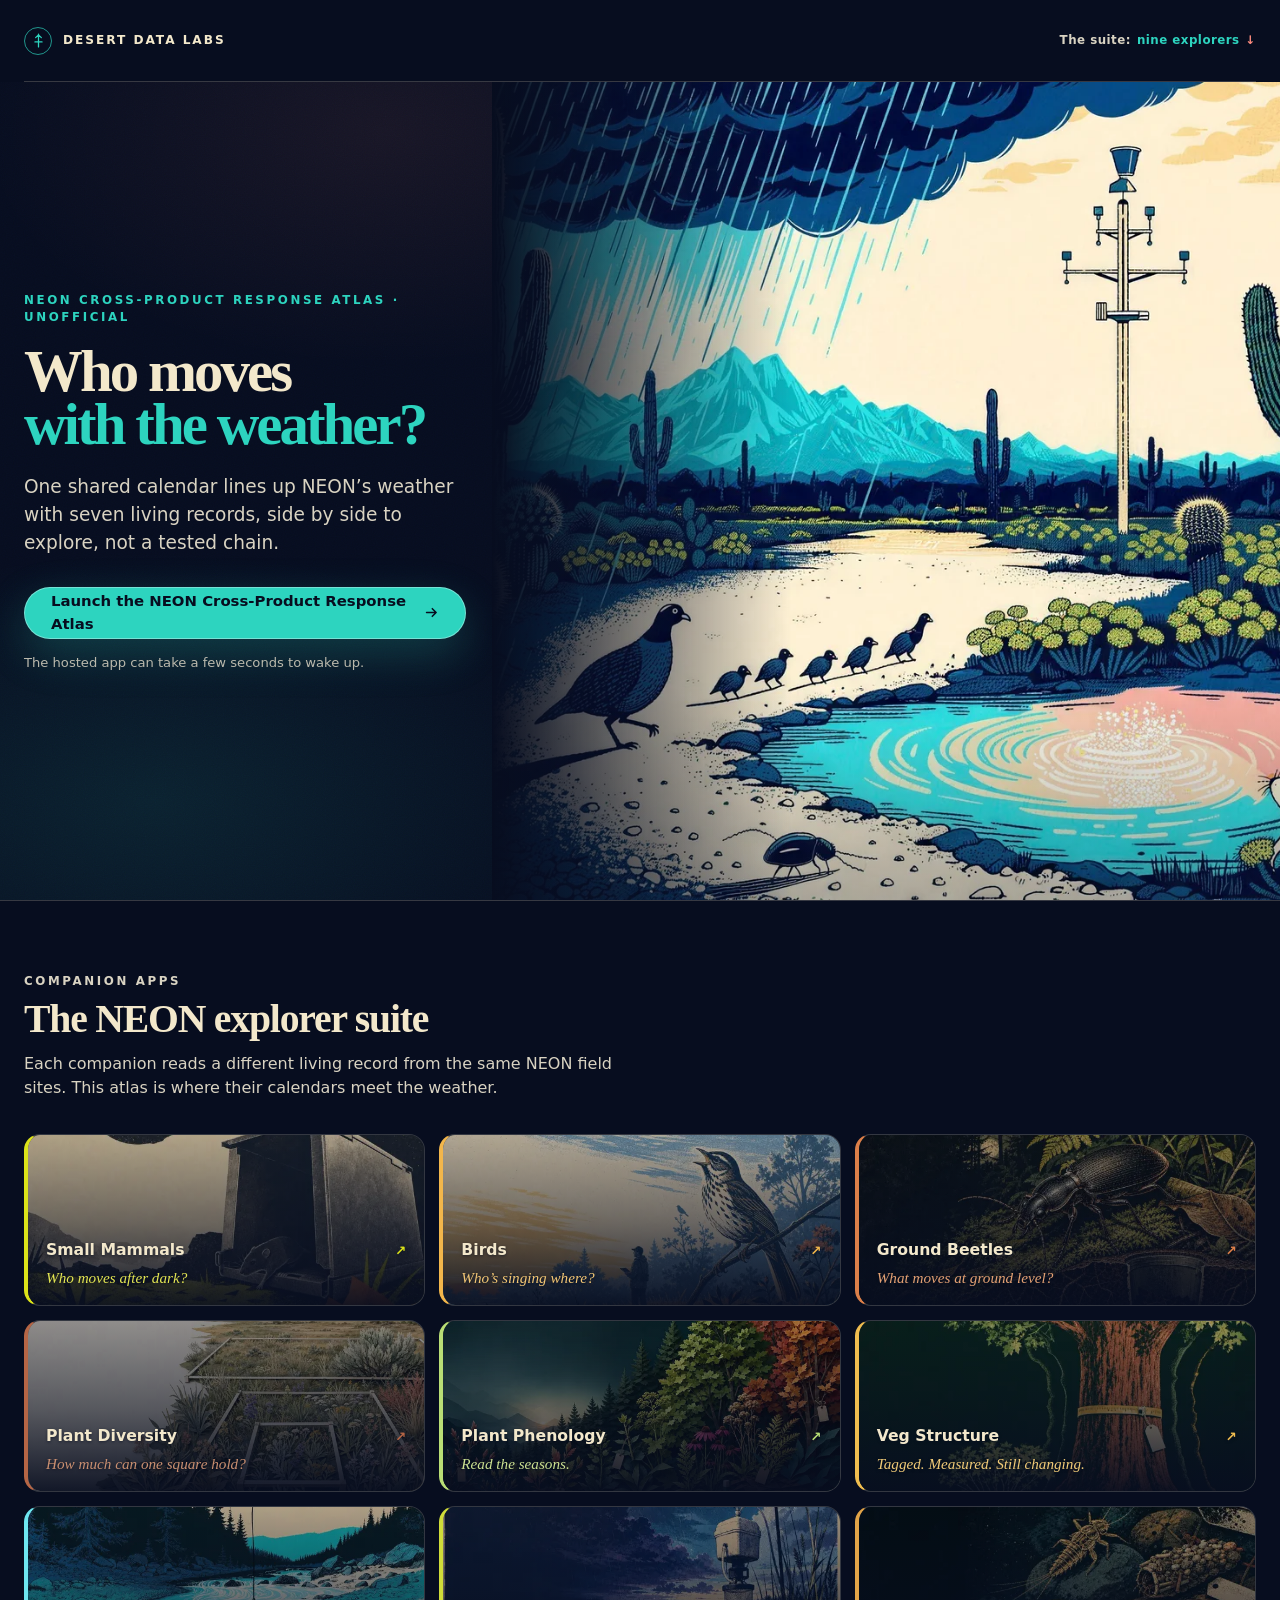
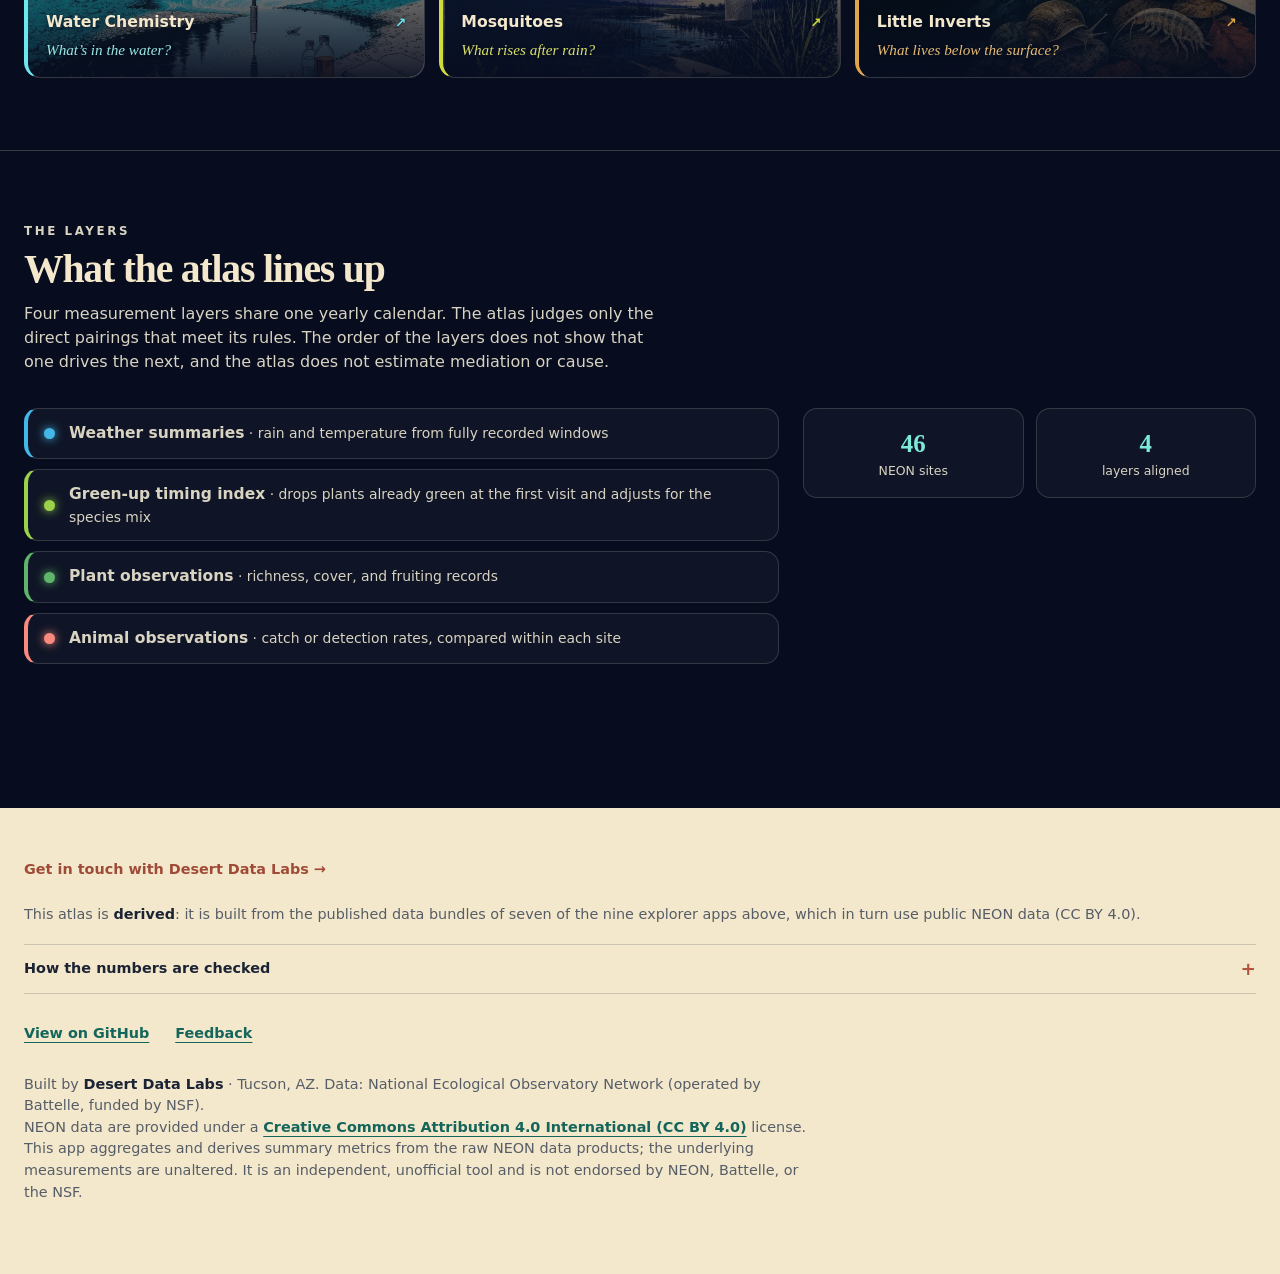
<file: docs/index.html>
<!DOCTYPE html>
<html lang="en">

<head>
  <meta charset="utf-8" />
  <meta name="viewport" content="width=device-width, initial-scale=1, viewport-fit=cover" />
  <title>NEON Cross-Product Response Atlas · Desert Data Labs</title>
  <meta name="description"
    content="Who moves with the weather? One calendar lines up NEON's weather with seven living records and checks a small, fixed set of direct pairings. The layers are not a tested food chain." />
  <meta name="theme-color" content="#070d1f" />
  <link rel="canonical" href="https://tgilbert14.github.io/NEON-Driver-Cascade/" />
  <link rel="icon"
    href="data:image/svg+xml,%3Csvg xmlns='http://www.w3.org/2000/svg' viewBox='0 0 64 64'%3E%3Crect width='64' height='64' rx='14' fill='%23070d1f'/%3E%3Cg fill='none' stroke='%232dd4bf' stroke-width='4.6' stroke-linecap='round' stroke-linejoin='round'%3E%3Cpath d='M32 12v40'/%3E%3Cpath d='M22 25l10-10 10 10'/%3E%3Cpath d='M19 41h26'/%3E%3C/g%3E%3C/svg%3E" />

  <meta property="og:type" content="website" />
  <meta property="og:url" content="https://tgilbert14.github.io/NEON-Driver-Cascade/" />
  <meta property="og:title" content="NEON Cross-Product Response Atlas · Desert Data Labs" />
  <meta property="og:description"
    content="Who moves with the weather? An exploratory look at NEON's weather and seven living records on one shared calendar, with coverage, uncertainty and sensitivity checks shown." />
  <meta property="og:image" content="https://tgilbert14.github.io/NEON-Driver-Cascade/assets/cascade-og.png" />
  <meta property="og:image:secure_url" content="https://tgilbert14.github.io/NEON-Driver-Cascade/assets/cascade-og.png" />
  <meta property="og:image:type" content="image/png" />
  <meta property="og:image:width" content="1200" />
  <meta property="og:image:height" content="630" />
  <meta property="og:image:alt"
    content="Vintage screen-print of a desert monsoon: storm and rain on the left, quail at a fresh rain pool beneath saguaros and a research instrument tower on the right." />
  <meta name="twitter:card" content="summary_large_image" />
  <meta name="twitter:title" content="NEON Cross-Product Response Atlas · Desert Data Labs" />
  <meta name="twitter:description"
    content="Who moves with the weather? An exploratory atlas of NEON's weather and seven living records on one shared calendar." />
  <meta name="twitter:image" content="https://tgilbert14.github.io/NEON-Driver-Cascade/assets/cascade-og.png" />
  <meta name="twitter:image:alt"
    content="Vintage screen-print of a desert monsoon: storm and rain on the left, quail at a fresh rain pool beneath saguaros and a research instrument tower on the right." />

  <link rel="preload" as="image" type="image/webp"
    imagesrcset="assets/cascade-living-poster-840.webp 840w, assets/cascade-living-poster.webp 1672w"
    imagesizes="(max-width: 700px) 100vw, 66vw" fetchpriority="high" />

  <style>
    :root {
      --night: #070d1f;
      --teal: #2dd4bf;
      --teal-soft: #7ce9d9;
      --ember: #fb8a7e;
      --paper: #f3e8cb;
      --paper-dim: #d9d3c2;
      --ink: #1b2334;
      --ink-dim: #565d68;
      --line: rgba(243, 232, 203, .2);
      --serif: "Iowan Old Style", "Palatino Linotype", "Book Antiqua", Palatino, Georgia, serif;
      --sans: Aptos, Inter, "Segoe UI", ui-sans-serif, system-ui, -apple-system, BlinkMacSystemFont, sans-serif;
    }

    * { box-sizing: border-box }
    html { background: var(--night); scroll-behavior: smooth }
    body {
      margin: 0; background: var(--night); color: var(--paper);
      font-family: var(--sans); line-height: 1.5; -webkit-font-smoothing: antialiased;
      /* load-bearing: clips the poster art's negative-margin bleed and the mobile
         100vw full-bleed (which can overshoot by the scrollbar width) */
      overflow-x: hidden;
    }
    a { color: inherit }
    img { max-width: 100% }

    .skip-link {
      position: fixed; left: 50%; top: -96px; transform: translateX(-50%); z-index: 100;
      display: inline-flex; align-items: center; min-height: 44px; padding: 0 22px;
      border-radius: 999px; background: var(--paper); color: var(--night);
      font-weight: 850; text-decoration: none; transition: top .18s ease;
    }
    .skip-link:focus { top: 12px; outline: 3px solid var(--teal); outline-offset: 3px }

    .measure { width: min(1440px, calc(100% - 48px)); margin: 0 auto }

    /* ---------- top bar ---------- */
    .topline {
      display: flex; align-items: center; justify-content: space-between; gap: 16px;
      min-height: 82px; border-bottom: 1px solid var(--line);
    }
    .brand { display: inline-flex; align-items: center; gap: 11px; text-decoration: none }
    .brand-mark {
      display: grid; place-items: center; width: 28px; height: 28px; border-radius: 50%;
      border: 1px solid rgba(45, 212, 191, .68); color: var(--teal);
    }
    .brand-mark svg { width: 17px; height: 17px }
    .brand b {
      font-size: .76rem; font-weight: 850; letter-spacing: .16em;
      text-transform: uppercase; color: var(--paper);
    }
    .suite-jump {
      display: inline-flex; align-items: center; gap: 6px; min-height: 44px;
      font-size: .74rem; font-weight: 700; letter-spacing: .04em;
      color: var(--paper-dim); text-decoration: none;
    }
    .suite-jump strong { color: var(--teal); font-weight: 850 }
    .suite-jump .arr { color: var(--ember) }
    .suite-jump:hover strong { color: var(--teal-soft) }

    /* ---------- poster hero ---------- */
    .poster { position: relative; isolation: isolate }
    .poster::before {
      content: ""; position: absolute; inset: 0; z-index: -2; pointer-events: none;
      background:
        radial-gradient(52% 44% at 12% 88%, rgba(45, 212, 191, .1), transparent 70%),
        radial-gradient(44% 40% at 30% 6%, rgba(251, 138, 126, .07), transparent 72%),
        var(--night);
    }
    .poster::after {
      content: ""; position: absolute; inset: 0; z-index: -1; pointer-events: none;
      opacity: .16; mix-blend-mode: soft-light;
      background-image: url("data:image/svg+xml,%3Csvg xmlns='http://www.w3.org/2000/svg' width='240' height='240'%3E%3Cfilter id='g'%3E%3CfeTurbulence type='fractalNoise' baseFrequency='.9' numOctaves='2'/%3E%3C/filter%3E%3Crect width='240' height='240' filter='url(%23g)'/%3E%3C/svg%3E");
    }
    .poster-grid {
      display: grid; grid-template-columns: minmax(340px, .82fr) minmax(0, 1.34fr);
      align-items: center; min-height: calc(100vh - 82px); min-height: calc(100svh - 82px);
    }
    .poster-copy {
      position: relative; z-index: 1;
      max-width: 560px; padding: 54px max(20px, 2vw) 72px 0;
    }
    .kicker {
      margin: 0 0 18px; font-size: .74rem; font-weight: 800; letter-spacing: .22em;
      text-transform: uppercase; color: var(--teal);
    }
    h1 {
      margin: 0 0 22px; font-family: var(--serif); font-weight: 700;
      font-size: clamp(2.9rem, 4.6vw, 4.35rem); line-height: .9; letter-spacing: -.05em;
      color: var(--paper);
    }
    h1 span, h1 em { display: block }
    h1 em { font-style: normal; font-weight: 600; color: var(--teal) }
    .lead {
      margin: 0 0 30px; max-width: 40ch; font-size: clamp(1.02rem, 1.5vw, 1.16rem);
      color: var(--paper-dim);
    }
    .button {
      display: inline-flex; align-items: center; gap: 10px; min-height: 52px; padding: 0 26px;
      border-radius: 999px; background: var(--teal); color: var(--night);
      font-size: .93rem; font-weight: 850; text-decoration: none;
      border: 1px solid rgba(255, 255, 255, .34);
      box-shadow: 0 15px 44px rgba(45, 212, 191, .22);
      transition: background .2s ease, box-shadow .2s ease, transform .2s ease;
    }
    .button:hover {
      background: var(--teal-soft); transform: translateY(-2px);
      box-shadow: 0 19px 52px rgba(45, 212, 191, .3);
    }
    .button svg { width: 17px; height: 17px }
    .warm { margin: 14px 0 0; font-size: .82rem; color: var(--paper-dim); opacity: .85 }

    .poster-art {
      position: relative; align-self: stretch;
      /* bleed to the true viewport edge: the gutter is max(24px, (100vw - 1440px)/2) */
      margin: 0 min(-24px, calc((1440px - 100vw) / 2)) 0 0;
    }
    .poster-art img {
      display: block; width: 100%; height: 100%;
      min-height: calc(100vh - 82px); min-height: calc(100svh - 82px);
      object-fit: cover; object-position: 63% 50%;
      filter: saturate(.98) contrast(1.03);
    }
    .poster-art::before {
      content: ""; position: absolute; inset: 0; z-index: 1; pointer-events: none;
      background:
        linear-gradient(90deg, var(--night) 0%, rgba(7, 13, 31, .74) 10%, transparent 38%),
        linear-gradient(0deg, rgba(7, 13, 31, .34), transparent 26%);
    }

    /* ---------- shared section chrome ---------- */
    .band { padding: 72px 0 }
    .band-head { max-width: 700px; margin-bottom: 34px }
    h2 {
      margin: .45rem 0 12px; font-family: var(--serif); font-weight: 700;
      font-size: clamp(1.7rem, 3.1vw, 2.5rem); line-height: 1.06; letter-spacing: -.03em;
      text-wrap: balance;
    }
    h2 em { font-style: normal; color: var(--teal) }
    .band-head p { margin: 0; color: var(--paper-dim); max-width: 62ch }

    /* ---------- the nine explorers ---------- */
    .suite { border-top: 1px solid var(--line) }
    .suite-grid {
      list-style: none; margin: 0; padding: 0;
      display: grid; grid-template-columns: repeat(3, 1fr); gap: 14px;
    }
    @media (max-width: 900px) {
      .suite-grid { grid-template-columns: repeat(2, 1fr) }
      .suite-grid li:last-child { grid-column: 1 / -1 }
    }
    @media (max-width: 560px) {
      .suite-grid { grid-template-columns: 1fr }
      .suite-grid li:last-child { grid-column: auto }
    }
    .exp {
      position: relative; display: flex; flex-direction: column; justify-content: flex-end; gap: 6px;
      min-height: 172px; padding: 68px 18px 15px; border-radius: 16px; text-decoration: none;
      overflow: hidden; isolation: isolate;
      background: rgba(255, 255, 255, .035);
      border: 1px solid rgba(243, 232, 203, .16); border-left: 4px solid var(--hc);
      transition: transform .2s ease, border-color .2s ease, box-shadow .25s ease;
    }
    /* each card wears its own app's published cover art */
    .exp .skin { position: absolute; inset: 0; z-index: -1; pointer-events: none }
    .exp .skin img {
      width: 100%; height: 100%; object-fit: cover; object-position: var(--pos, 50% 50%);
      opacity: var(--dim, .78); filter: saturate(.95);
      transition: opacity .25s ease, transform .45s ease;
    }
    .exp .skin::after {
      content: ""; position: absolute; inset: 0;
      background: linear-gradient(0deg, rgba(7, 13, 31, .92) 0%, rgba(7, 13, 31, .46) 48%, rgba(7, 13, 31, .08) 100%);
    }
    .exp:hover {
      transform: translateY(-2px); border-color: var(--hc);
      box-shadow: 0 12px 30px rgba(0, 0, 0, .45);
    }
    .exp:hover .skin img, .exp:focus-visible .skin img { opacity: .88; transform: scale(1.06) }
    .exp .name {
      display: flex; align-items: baseline; justify-content: space-between; gap: 8px;
      font-weight: 800; font-size: .98rem; color: var(--paper);
      text-shadow: 0 1px 3px rgba(7, 13, 31, .6);
    }
    .exp .name .arr { color: var(--hc); font-size: .85em }
    .exp .ask {
      font-family: var(--serif); font-style: italic; font-size: .95rem; color: var(--paper-dim);
      text-shadow: 0 1px 3px rgba(7, 13, 31, .6);
    }
    @supports (color: color-mix(in srgb, red 50%, white)) {
      .exp .ask { color: color-mix(in srgb, var(--hc) 68%, #f3e8cb) }
    }

    /* ---------- aligned layers ---------- */
    .layers { border-top: 1px solid var(--line) }
    .layers-cols {
      display: grid; grid-template-columns: minmax(0, 1.25fr) minmax(260px, .75fr);
      gap: 24px; align-items: start;
    }
    @media (max-width: 900px) { .layers-cols { grid-template-columns: 1fr } }
    .flow { display: grid; gap: 10px }
    .rung {
      display: flex; align-items: center; gap: 14px; min-height: 44px; padding: 13px 16px;
      border-radius: 14px; background: rgba(255, 255, 255, .035);
      border: 1px solid rgba(243, 232, 203, .16); border-left: 4px solid var(--lc);
    }
    .rung .dot {
      flex: 0 0 auto; width: 11px; height: 11px; border-radius: 50%;
      background: var(--lc); box-shadow: 0 0 10px var(--lc);
    }
    .rung b { font-size: .97rem } .rung span { color: var(--paper-dim); font-size: .87rem }
    /* canonical layer hues from the deployed atlas: keep in sync with the app */
    .r1 { --lc: #43b8e8 } .r2 { --lc: #9bd24a } .r3 { --lc: #5fb56a } .r4 { --lc: #fb8a7e }

    .stats { display: grid; grid-template-columns: repeat(2, 1fr); gap: 12px }
    .stat {
      padding: 16px 12px; text-align: center; border-radius: 14px;
      background: rgba(255, 255, 255, .035); border: 1px solid rgba(243, 232, 203, .16);
    }
    .stat .n { font-family: var(--serif); font-weight: 700; font-size: 1.55rem; color: var(--teal-soft) }
    .stat .l { font-size: .78rem; color: var(--paper-dim) }

    /* ---------- paper footer ---------- */
    .paper-foot { margin-top: 72px; background: var(--paper); color: var(--ink-dim); font-size: .9rem }
    .paper-foot .measure { padding: 40px 0 56px }
    .paper-foot b, .paper-foot strong { color: var(--ink) }
    .paper-foot a { color: #14655b; font-weight: 750; text-underline-offset: 4px }
    .paper-foot a.foot-cta {
      display: inline-flex; align-items: center; min-height: 44px; margin-bottom: 6px;
      font-weight: 800; text-decoration: none; color: #a04a38;
    }
    .honesty { margin: 18px 0; border-top: 1px solid rgba(27, 35, 52, .18); border-bottom: 1px solid rgba(27, 35, 52, .18) }
    .honesty summary {
      display: flex; align-items: center; justify-content: space-between; gap: 1rem;
      min-height: 48px; padding: 6px 0; cursor: pointer; list-style: none;
      font-weight: 850; color: var(--ink);
    }
    .honesty summary::-webkit-details-marker { display: none }
    .honesty summary::after { content: "+"; font-weight: 800; font-size: 1.15rem; color: #b3543f }
    .honesty[open] summary::after { content: "\2212" }
    .honesty .hbody { padding: 0 0 16px; max-width: 76ch }
    .foot-links { display: flex; flex-wrap: wrap; gap: 8px 26px; margin: 14px 0 18px }
    .foot-links a { display: inline-flex; align-items: center; min-height: 44px }
    .colophon { max-width: 86ch }
    .colophon a { display: inline-block; padding-block: 10px; margin-block: -10px }

    /* ---------- focus ---------- */
    :is(a, summary, .button):focus-visible { outline: 3px solid var(--teal); outline-offset: 4px }
    .paper-foot :is(a, summary):focus-visible { outline-color: var(--ink) }

    /* ---------- responsive ---------- */
    @media (max-width: 960px) {
      .poster-grid { display: flex; flex-direction: column; min-height: 0 }
      .poster-art { order: -1; width: 100vw; margin: 0 0 0 calc(50% - 50vw) }
      .poster-art img { min-height: 0; height: 44vh; height: 44svh; object-position: 62% 56% }
      .poster-art::before {
        background: linear-gradient(0deg, var(--night) 0%, rgba(7, 13, 31, .5) 14%, transparent 44%);
        top: auto; height: 62%; bottom: 0;
      }
      .poster-copy { padding: 6px 0 54px; max-width: none }
      h1 { font-size: clamp(2.8rem, 8.5vw, 4.4rem) }
      .band { padding: 54px 0 }
    }
    @media (max-width: 700px) {
      .jump-pre { display: none }
      h1 { font-size: clamp(2.8rem, 12.5vw, 3.9rem) }
      .button { width: 100%; justify-content: center }
    }
    @media (max-width: 420px) and (max-height: 860px) {
      .poster-art img { height: 36vh; height: 36svh }
      h1 { font-size: clamp(2.4rem, 12.5vw, 3rem) }
    }
    @media (max-width: 340px) { h1 { font-size: 2.25rem } }

    @media (prefers-reduced-motion: reduce) {
      html { scroll-behavior: auto }
      *, *::before, *::after { transition-duration: .01ms !important; animation-duration: .01ms !important }
      .button:hover, .exp:hover { transform: none }
      .exp:hover .skin img, .exp:focus-visible .skin img { transform: none }
    }
    @media (prefers-contrast: more) {
      .lead, .warm, .band-head p { color: var(--paper) }
      .paper-foot { color: #39404d }
      .paper-foot a.foot-cta { color: #7c3626 }
    }
    @media (forced-colors: active) {
      .button, .exp, .rung, .stat, .brand-mark { border: 2px solid ButtonText; forced-color-adjust: auto }
    }
  </style>
</head>

<body>
  <a class="skip-link" href="#main">Skip to main content</a>

  <header class="measure topline">
    <span class="brand">
      <span class="brand-mark" aria-hidden="true">
        <svg viewBox="0 0 24 24" fill="none" stroke="currentColor" stroke-width="1.8" stroke-linecap="round"
          stroke-linejoin="round">
          <path d="M12 3v18M8 8l4-4 4 4M7 14h10" />
        </svg>
      </span>
      <b>Desert Data Labs</b>
    </span>
    <a class="suite-jump" href="#suite"><span class="jump-pre">The suite:</span> <strong>nine explorers</strong>
      <span class="arr" aria-hidden="true">&darr;</span></a>
  </header>

  <main id="main" tabindex="-1">
    <section class="poster">
      <div class="measure poster-grid">
        <div class="poster-copy">
          <p class="kicker">NEON Cross-Product Response Atlas &middot; unofficial</p>
          <h1 aria-label="Who moves with the weather?"><span>Who moves</span> <em>with the weather?</em></h1>
          <p class="lead">One shared calendar lines up NEON&rsquo;s weather with seven living records,
            side by side to explore, not a tested chain.</p>
          <a class="button" href="https://019ee1cf-a484-44eb-a181-cd495df24b3b.share.connect.posit.cloud/">
            Launch the NEON Cross-Product Response Atlas
            <svg viewBox="0 0 24 24" fill="none" stroke="currentColor" stroke-width="2.4" stroke-linecap="round"
              stroke-linejoin="round" aria-hidden="true">
              <path d="M4 12h15M13 6l6 6-6 6" />
            </svg>
          </a>
          <p class="warm">The hosted app can take a few seconds to wake up.</p>
        </div>
        <figure class="poster-art">
          <picture>
            <source type="image/webp"
              srcset="assets/cascade-living-poster-840.webp 840w, assets/cascade-living-poster.webp 1672w"
              sizes="(max-width: 700px) 100vw, 66vw" />
            <img src="assets/cascade-living-poster.png" width="1672" height="941" fetchpriority="high"
              decoding="async"
              alt="Vintage screen-print of a desert monsoon: an indigo storm curtain drops teal rain on the left while a Gambel's quail leads its chicks along a wet wash toward a fresh rain pool where a small mouse waits, beneath saguaros and a slender weather-instrument mast in the returning cream-gold light." />
          </picture>
        </figure>
      </div>
    </section>

    <section class="suite band" id="suite" aria-label="The NEON Explorer Suite">
      <div class="measure">
        <div class="band-head">
          <p class="kicker">Companion apps</p>
          <h2>The NEON explorer suite</h2>
          <p>Each companion reads a different living record from the same NEON field sites. This atlas is where their
            calendars meet the weather.</p>
        </div>
        <ul class="suite-grid">
          <li><a class="exp" style="--hc:#dce319; --pos:18% 62%" href="https://tgilbert14.github.io/NEON-Small-Mammal-Tracker-App/">
              <span class="skin" aria-hidden="true"><img src="assets/covers/small-mammals.webp" alt="" loading="lazy" decoding="async" width="640" height="360" /></span><span class="name">Small Mammals <span class="arr"
                  aria-hidden="true">&#8599;</span></span><span class="ask">Who moves after dark?</span></a></li>
          <li><a class="exp" style="--hc:#f2b64b; --pos:72% 32%" href="https://tgilbert14.github.io/NEON-Breeding-Birds/">
              <span class="skin" aria-hidden="true"><img src="assets/covers/birds.webp" alt="" loading="lazy" decoding="async" width="640" height="360" /></span><span class="name">Birds <span class="arr"
                  aria-hidden="true">&#8599;</span></span><span class="ask">Who&rsquo;s singing where?</span></a></li>
          <li><a class="exp" style="--hc:#dc7f49; --pos:55% 40%" href="https://tgilbert14.github.io/NEON-Ground-Beetle-Tracker/">
              <span class="skin" aria-hidden="true"><img src="assets/covers/ground-beetles.webp" alt="" loading="lazy" decoding="async" width="640" height="360" /></span><span class="name">Ground Beetles <span class="arr"
                  aria-hidden="true">&#8599;</span></span><span class="ask">What moves at ground level?</span></a></li>
          <li><a class="exp" style="--hc:#b56545; --pos:62% 78%; --dim:.62" href="https://tgilbert14.github.io/NEON-Plant-Diversity/">
              <span class="skin" aria-hidden="true"><img src="assets/covers/plant-diversity.webp" alt="" loading="lazy" decoding="async" width="640" height="360" /></span><span class="name">Plant Diversity <span class="arr"
                  aria-hidden="true">&#8599;</span></span><span class="ask">How much can one square hold?</span></a>
          </li>
          <li><a class="exp" style="--hc:#b9de75; --pos:58% 55%" href="https://tgilbert14.github.io/NEON-Plant-Phenology-Explorer/">
              <span class="skin" aria-hidden="true"><img src="assets/covers/plant-phenology.webp" alt="" loading="lazy" decoding="async" width="640" height="360" /></span><span class="name">Plant Phenology <span class="arr"
                  aria-hidden="true">&#8599;</span></span><span class="ask">Read the seasons.</span></a></li>
          <li><a class="exp" style="--hc:#f0bd4f; --pos:50% 55%"
              href="https://tgilbert14.github.io/NEON-Vegetation-Structure-Explorer/">
              <span class="skin" aria-hidden="true"><img src="assets/covers/veg-structure.webp" alt="" loading="lazy" decoding="async" width="640" height="360" /></span><span class="name">Veg Structure <span class="arr"
                  aria-hidden="true">&#8599;</span></span><span class="ask">Tagged. Measured. Still changing.</span></a>
          </li>
          <li><a class="exp" style="--hc:#6ee6f0; --pos:60% 55%"
              href="https://tgilbert14.github.io/NEON-WaterChemistry-Analyte-Viewer-App/">
              <span class="skin" aria-hidden="true"><img src="assets/covers/water-chemistry.webp" alt="" loading="lazy" decoding="async" width="640" height="360" /></span><span class="name">Water Chemistry <span class="arr"
                  aria-hidden="true">&#8599;</span></span><span class="ask">What&rsquo;s in the water?</span></a>
          </li>
          <li><a class="exp" style="--hc:#d0dc39; --pos:68% 45%" href="https://tgilbert14.github.io/NEON-Mosquito-Pulse/">
              <span class="skin" aria-hidden="true"><img src="assets/covers/mosquitoes.webp" alt="" loading="lazy" decoding="async" width="640" height="360" /></span><span class="name">Mosquitoes <span class="arr"
                  aria-hidden="true">&#8599;</span></span><span class="ask">What rises after rain?</span></a></li>
          <li><a class="exp" style="--hc:#e2a448; --pos:75% 50%" href="https://tgilbert14.github.io/NEON-My-Little-Inverts/">
              <span class="skin" aria-hidden="true"><img src="assets/covers/little-inverts.webp" alt="" loading="lazy" decoding="async" width="640" height="360" /></span><span class="name">Little Inverts <span class="arr"
                  aria-hidden="true">&#8599;</span></span><span class="ask">What lives below the surface?</span></a>
          </li>
        </ul>
      </div>
    </section>

    <section class="layers band" aria-label="What the atlas aligns">
      <div class="measure">
        <div class="band-head">
          <p class="kicker">The layers</p>
          <h2>What the atlas lines up</h2>
          <p>Four measurement layers share one yearly calendar. The atlas judges only the direct pairings that meet
            its rules. The order of the layers does not show that one drives the next, and the atlas does not
            estimate mediation or cause.</p>
        </div>
        <div class="layers-cols">
        <div class="flow">
          <div class="rung r1"><span class="dot" aria-hidden="true"></span><span><b>Weather summaries</b> &middot;
              <span>rain and temperature from fully recorded windows</span></span></div>
          <div class="rung r2"><span class="dot" aria-hidden="true"></span><span><b>Green-up timing index</b> &middot;
              <span>drops plants already green at the first visit and adjusts for the species mix</span></span></div>
          <div class="rung r3"><span class="dot" aria-hidden="true"></span><span><b>Plant observations</b> &middot;
              <span>richness, cover, and fruiting records</span></span></div>
          <div class="rung r4"><span class="dot" aria-hidden="true"></span><span><b>Animal observations</b> &middot;
              <span>catch or detection rates, compared within each site</span></span></div>
        </div>
        <div class="stats">
          <div class="stat"><div class="n">46</div><div class="l">NEON sites</div></div>
          <div class="stat"><div class="n">4</div><div class="l">layers aligned</div></div>
        </div>
        </div>
      </div>
    </section>
  </main>

  <footer class="paper-foot">
    <div class="measure">
      <a class="foot-cta" href="mailto:desertdatalabs@gmail.com?subject=NEON%20Explorer%20Suite">Get in touch with
        Desert Data Labs &rarr;</a>
      <p style="margin:6px 0 0">This atlas is <strong>derived</strong>: it is built from the published data bundles of
        seven of the nine explorer apps above, which in turn use public NEON data (CC BY 4.0).</p>

      <details class="honesty">
        <summary>How the numbers are checked</summary>
        <div class="hbody">
          A few years of data can look patterned by chance. The atlas needs at least six overlapping years
          before it judges a pairing, and years with missing data stay in the calendar as gaps. Each judged
          pairing gets a shuffle-style test (one record is shifted in time against the other to see how often
          chance gives as strong a match) and a bootstrap range (the years are resampled in blocks to show how
          far the result could move). Only two pairings are pooled across sites, both temperature against
          green-up timing, and their results are adjusted for being tested together. The atlas also checks
          whether each direction holds after removing long-term trends, with a second green-up index, and
          across NEON&rsquo;s regions. The plant and animal rows are shown as context only: these products do
          not supply what a tested chain needs (a middle step, a matching response window and a full count of
          sampling effort). The pairings, lags and directions were chosen from the literature and revised while
          these data were explored; they are fixed in the published version, and this is exploratory work, not
          a preregistration. The green-up index is refit over the full record at each snapshot, so a refresh
          can change earlier years. Downloadable definitions and hashes keep every published version.
        </div>
      </details>

      <div class="foot-links">
        <a href="https://github.com/tgilbert14/NEON-Driver-Cascade" target="_blank" rel="noopener">View on GitHub</a>
        <a href="mailto:desertdatalabs@gmail.com?subject=NEON%20Explorer%20Suite">Feedback</a>
      </div>

      <p class="colophon">Built by <strong>Desert Data Labs</strong> &middot; Tucson, AZ. Data: National Ecological
        Observatory Network (operated by Battelle, funded by NSF).<br />
        NEON data are provided under a <a href="https://creativecommons.org/licenses/by/4.0/" target="_blank"
          rel="noopener">Creative Commons Attribution 4.0 International (CC BY 4.0)</a> license. This app aggregates
        and derives summary metrics from the raw NEON data products; the underlying measurements are unaltered. It is
        an independent, unofficial tool and is not endorsed by NEON, Battelle, or the NSF.</p>
    </div>
  </footer>
</body>

</html>
</file>
